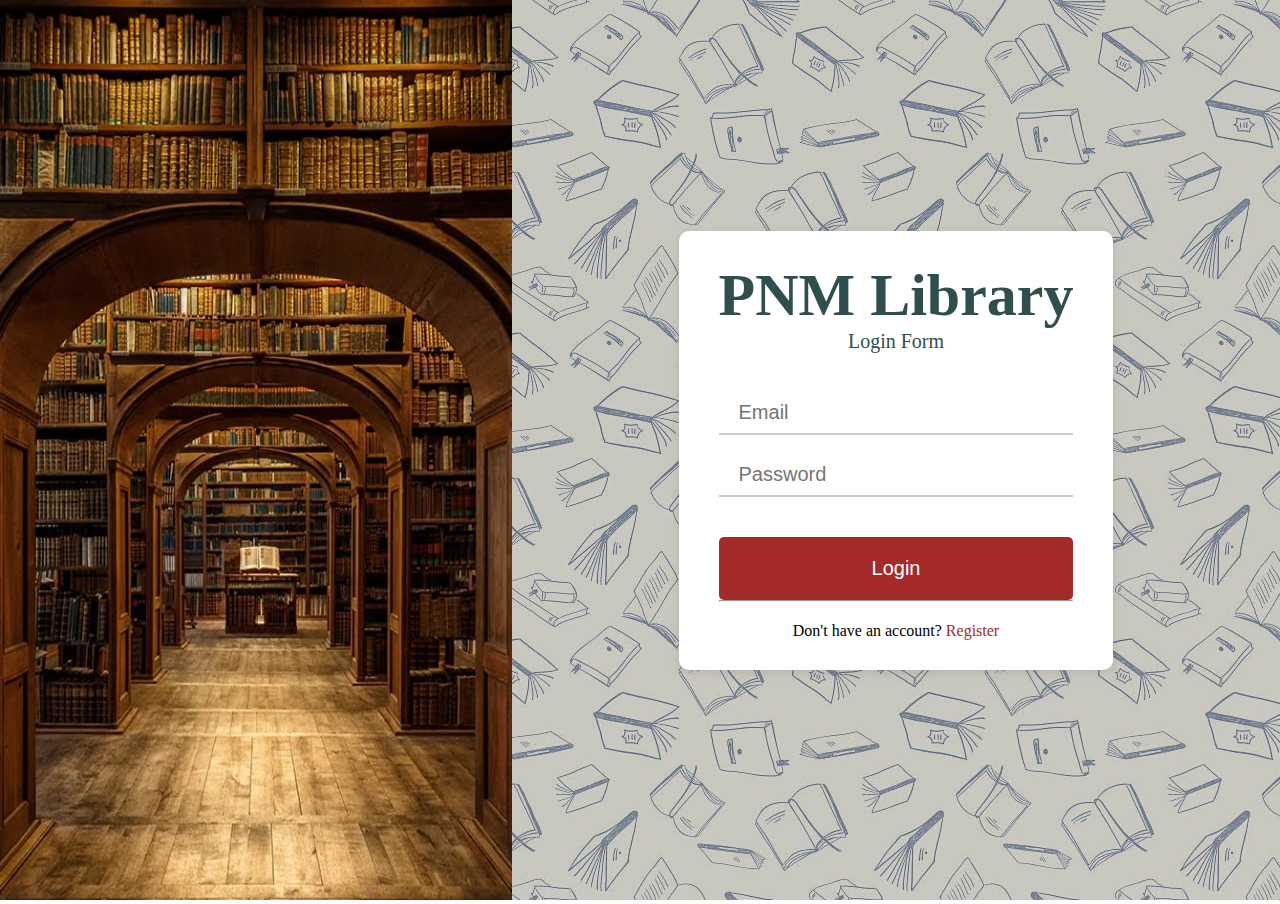
<file: login.html>
<!DOCTYPE html>
<html lang="en">
  <head>
    <meta charset="UTF-8" />
    <meta name="viewport" content="width=device-width, initial-scale=1.0" />
    <title>PNM Library</title>
    <style>
      * {
        margin: 0;
        padding: 0;
        box-sizing: border-box;
      }
      body {
        overflow: hidden;
        background-color: rgb(254, 253, 253);
      }
    </style>
  </head>
  <body>
    <div style="display: flex; height: 100vh; width: 100%">
      <div>
        <img
          src="assets/img/background_login.jpeg"
          alt=""
          style="
            height: 100vh;
            width: 40vw;
            background-size: contain;
            background-position: center;
          "
        />
      </div>
      <div
        style="
          display: flex;
          justify-content: center;
          align-items: center;
          width: 100%;
          background-image: url('assets/img/book_pattern.jpeg');
          background-blend-mode: multiply;
          background-color: rgba(0, 0, 0, 0.2);
        "
      >
        <div
          style="
            background-color: white;
            padding-inline: 40px;
            padding-block: 30px;
            border-radius: 10px;
            box-shadow: 0px 3px 10px rgba(0, 0, 0, 0.1);
          "
        >
          <div style="font-size: 30px; margin-bottom: 40px; text-align: center">
            <h1 style="color: darkslategray">PNM Library</h1>
            <p style="font-size: 20px; color: darkslategray">Login Form</p>
          </div>
          <div style="display: flex; flex-direction: column; gap: 20px">
            <input
              type="email"
              placeholder="Email"
              style="
                width: 100%;
                height: 30px;
                font-size: 20px;
                padding: 20px;
                border: none;
                border-bottom: 2px solid #ccc;
              "
              onmouseover="this.style.borderBottom = '2px solid brown'"
              onmouseout="this.style.borderBottom = '2px solid #ccc'"
            />
            <input
              type="password"
              placeholder="Password"
              style="
                width: 100%;
                height: 30px;
                font-size: 20px;
                padding: 20px;
                border: none;
                border-bottom: 2px solid #ccc;
              "
              onmouseover="this.style.borderBottom = '2px solid brown'"
              onmouseout="this.style.borderBottom = '2px solid #ccc'"
            />
            <a href="pengajuan.html">
              <button
                style="
                  width: 100%;
                  font-size: 20px;
                  padding: 20px;
                  border-radius: 5px;
                  border: none;
                  margin-top: 20px;
                  cursor: pointer;
                  background-color: brown;
                  color: white;
                "
              >
                Login
              </button>
            </a>
          </div>
          <div>
            <hr />
            <p style="text-align: center; margin-top: 20px">
              Don't have an account?
              <a
                href="register.html"
                style="text-decoration: none; color: brown"
                >Register</a
              >
            </p>
          </div>
        </div>
      </div>
    </div>
  </body>
</html>
</file>
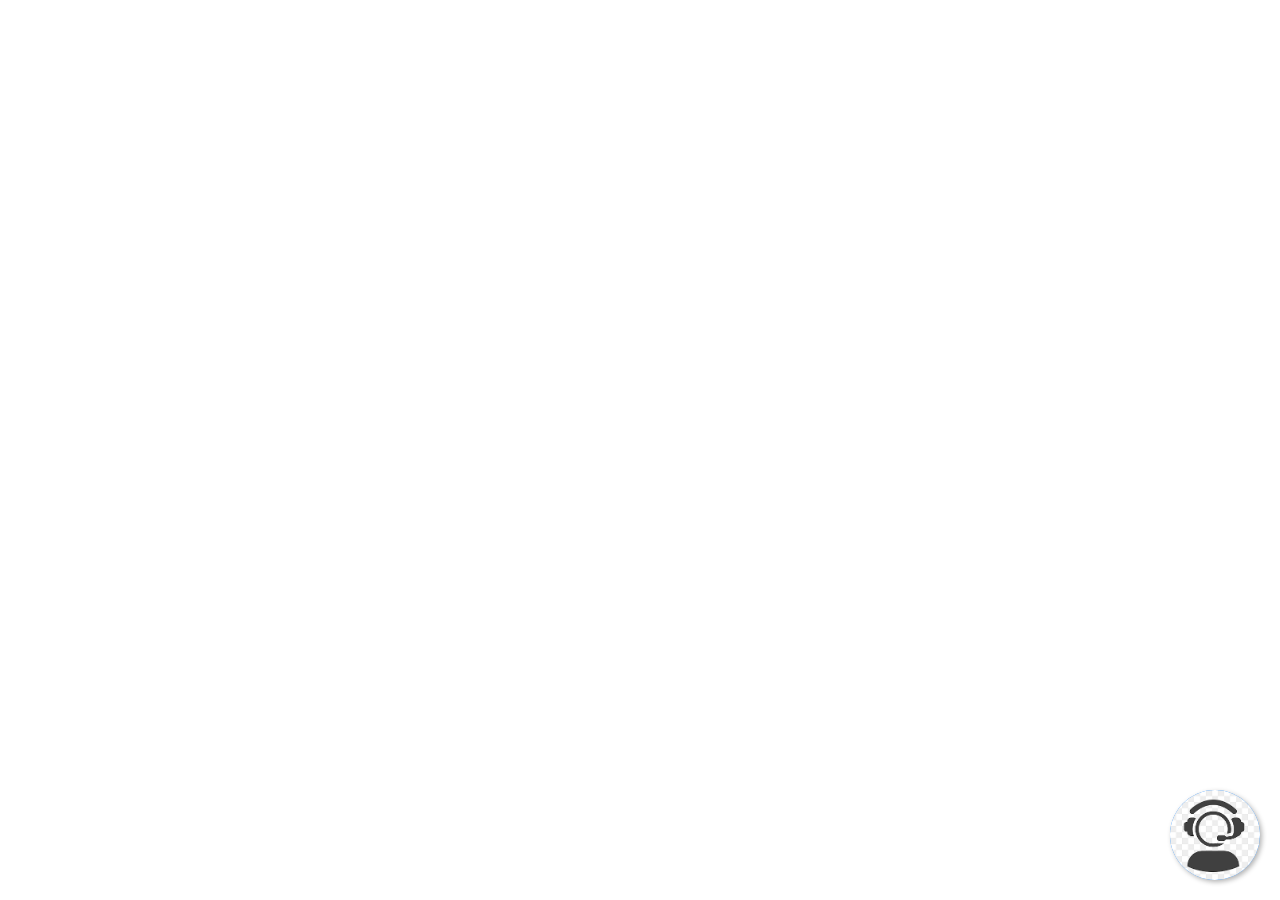
<file: CS's Button/button_cs.html>
<!DOCTYPE html>
<html lang="id">
<head>
  <meta charset="UTF-8">
  <meta name="viewport" content="width=device-width, initial-scale=1">
  <title>Floating Contact Button</title>
  <link rel="stylesheet" href="https://cdnjs.cloudflare.com/ajax/libs/font-awesome/6.0.0/css/all.min.css">
  <style>
    .floating-contact {
      position: fixed;
      bottom: 20px;
      right: 20px;
      z-index: 1000;
    }
    .contact-button {
      display: flex;
      align-items: center;
      justify-content: center;
      background-color: #007bff;
      color: white;
      width: 90px;
      height: 90px;
      border-radius: 50%;
      text-decoration: none;
      box-shadow: 2px 2px 5px rgba(0, 0, 0, 0.3);
      transition: background-color 0.3s ease, transform 0.3s ease;
    }
    .contact-button:hover {
      background-color: #0056b3;
      transform: scale(1.1);
    }
    .contact-button img {
      width: 100%;
      height: 100%;
      object-fit: cover;
      border-radius: 50%;
    }
    @media (max-width: 768px) {
      .floating-contact {
        bottom: 10px;
        right: 10px;
      }
      .contact-button {
        width: 40px;
        height: 40px;
      }
      .contact-button i {
        font-size: 20px;
      }
    }
  </style>
</head>
<body>
  <div class="floating-contact">
    <a href="whatsapp.html" class="contact-button">
        <img src="IkonContact.png" alt="Contact Icon">
    </a>
  </div>
  <script>
    document.querySelector('.contact-button').addEventListener('click', function(event) {
      event.preventDefault();
      alert('Silakan hubungi kami melalui halaman Kontak.');
      window.location.href = 'whatsapp.html';
    });
  </script>
</body>
</html>
</file>
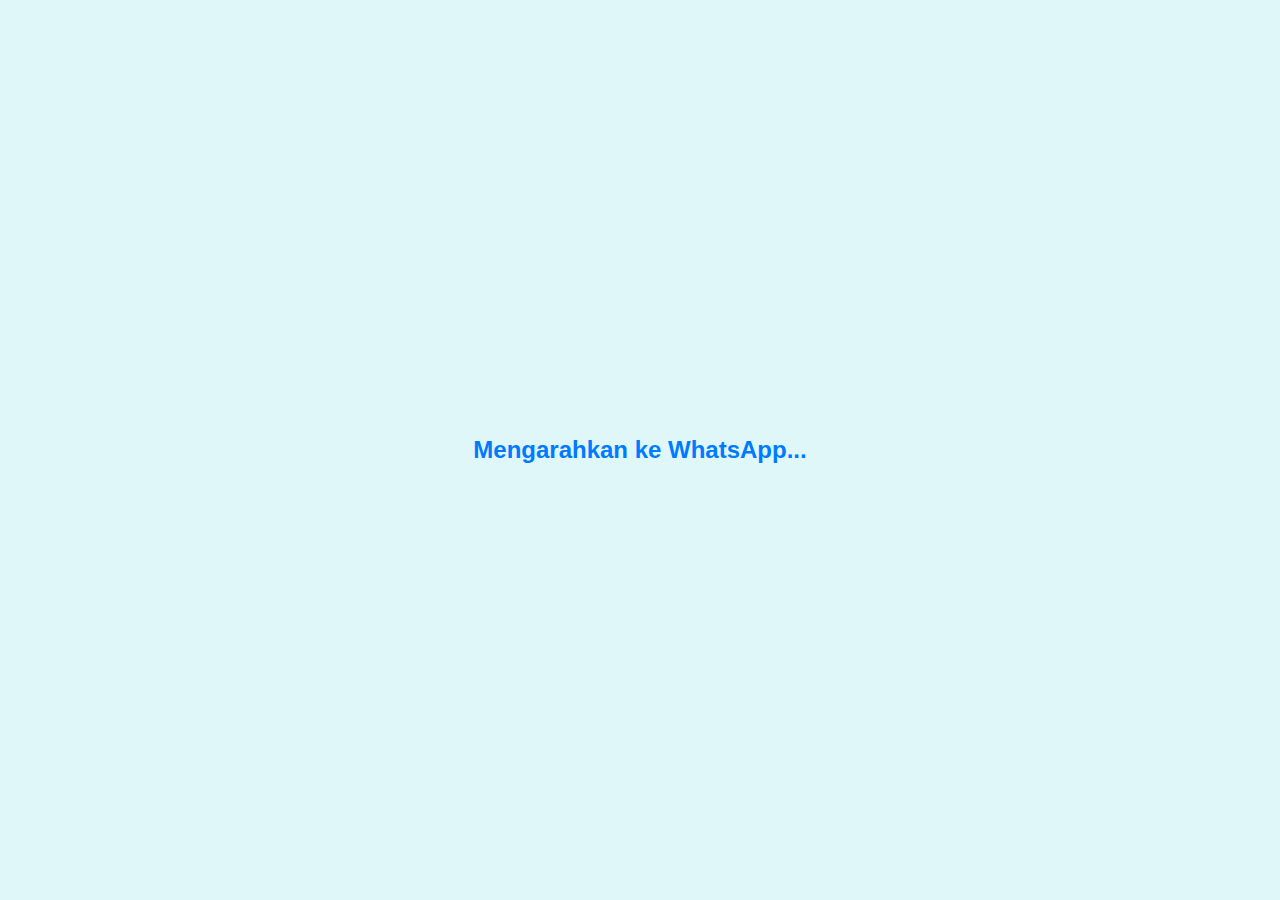
<file: CS's Button/whatsapp.html>
<!DOCTYPE html>
<html lang="id">
<head>
  <meta charset="UTF-8">
  <meta name="viewport" content="width=device-width, initial-scale=1">
  <title>Hubungi via WhatsApp</title>
  <meta http-equiv="refresh" content="2;url=https://wa.me/6281553111275?text=Halo,%20saya%20tertarik%20dengan%20layanan%20Anda">
  <style>
    body {
      font-family: sans-serif;
      display: flex;
      align-items: center;
      justify-content: center;
      height: 100vh;
      margin: 0;
      background-color: #e0f7fa;
    }

    .info {
      text-align: center;
      color: #007bff;
    }
  </style>
</head>
<body>
  <div class="info">
    <h2>Mengarahkan ke WhatsApp...</h2>
  </div>
</body>
</html>
</file>
